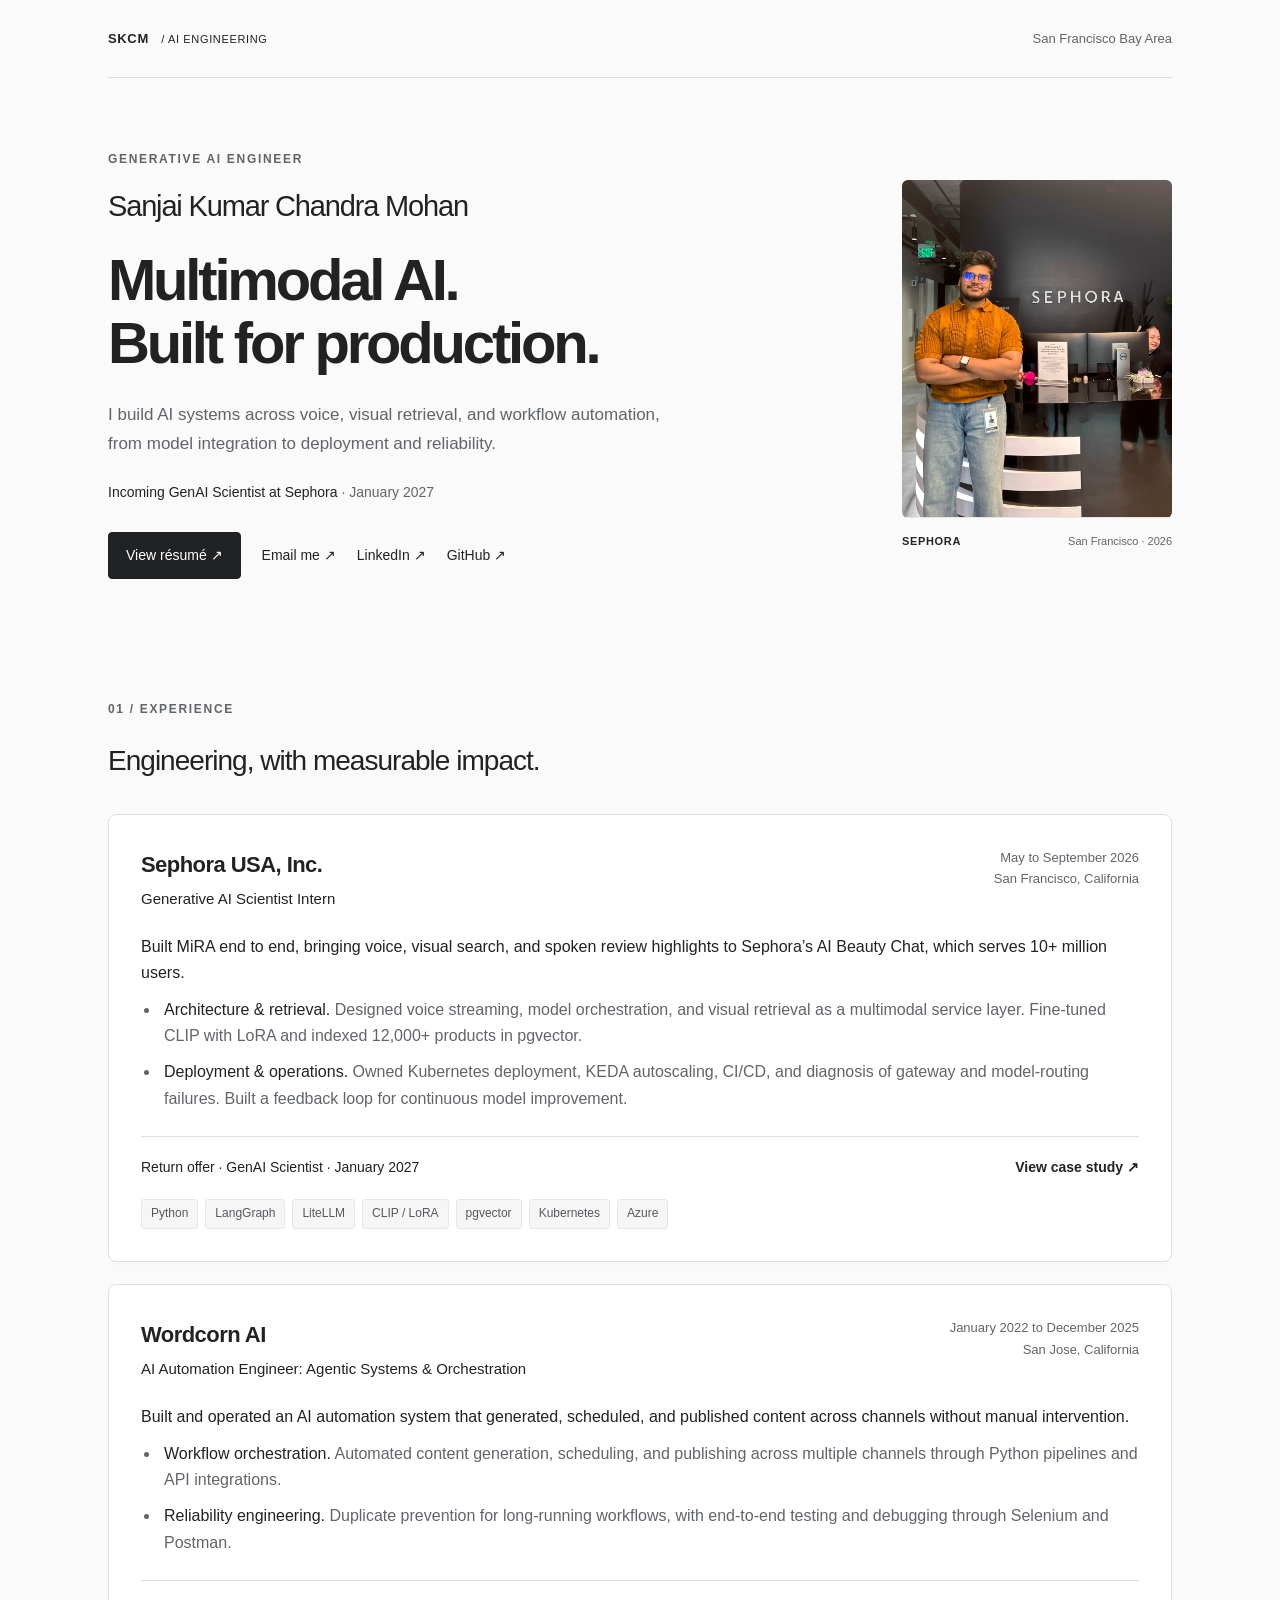
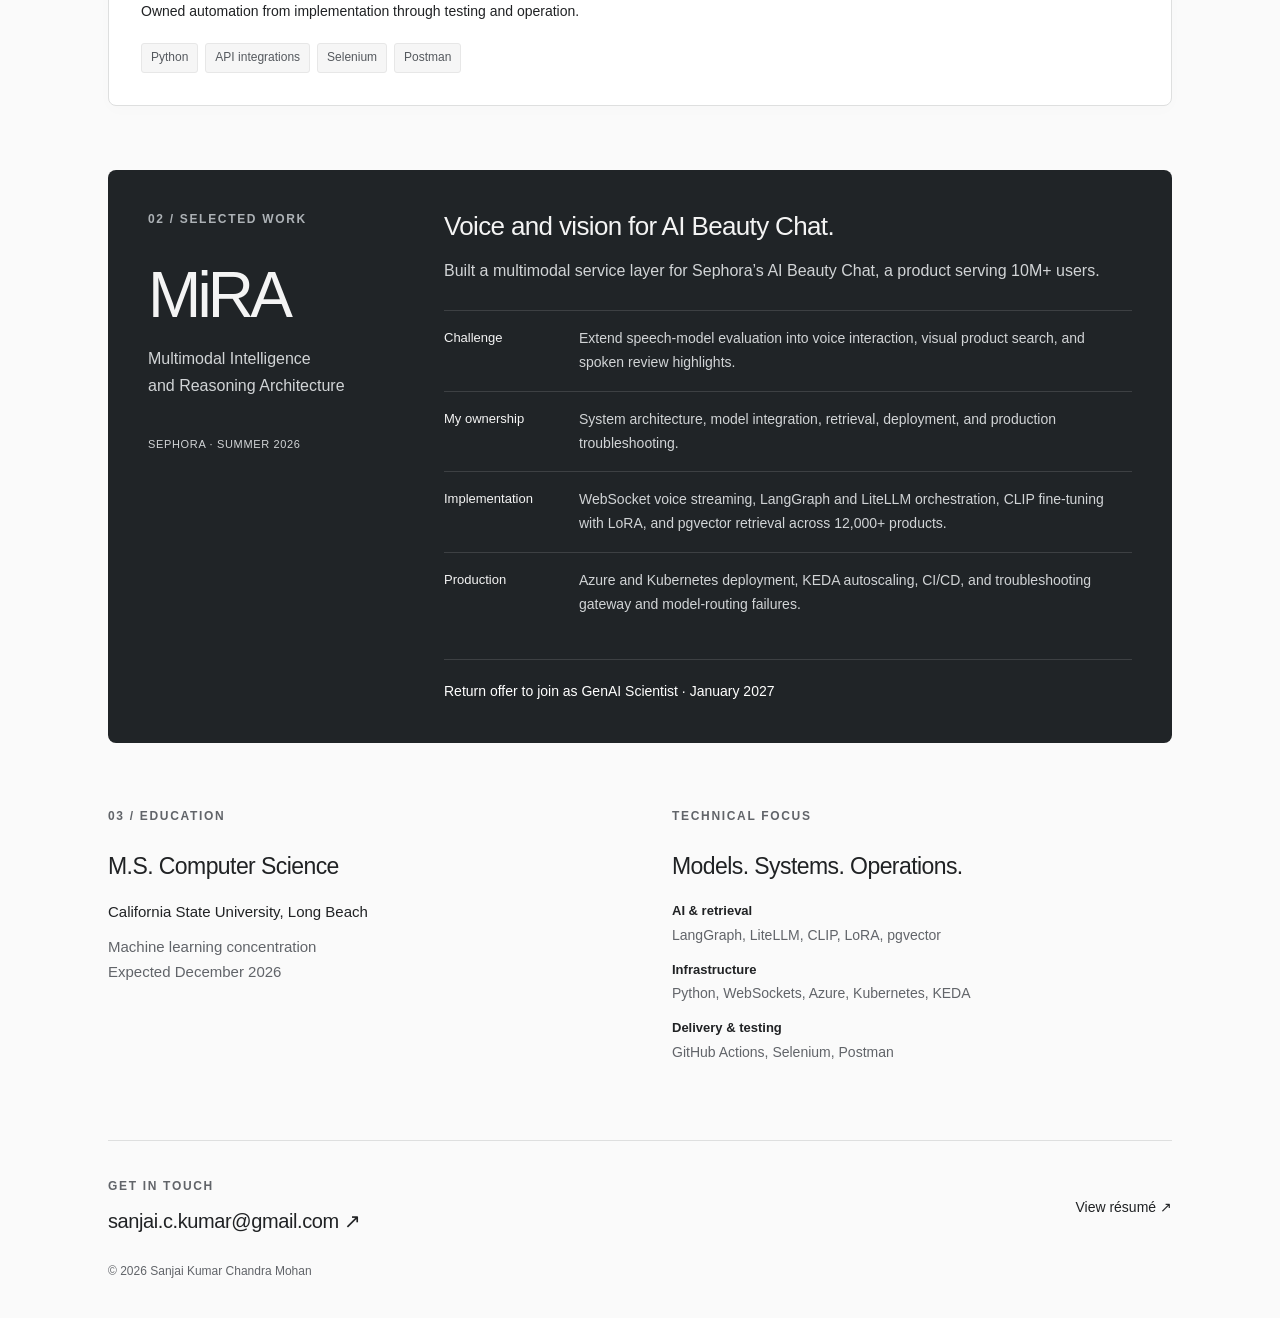
<file: index.html>
<!DOCTYPE html><html lang="en"><head><meta charSet="utf-8"/><meta name="viewport" content="width=device-width, initial-scale=1"/><link rel="preload" href="/images/sanjai-at-sephora.jpg" as="image"/><link rel="stylesheet" href="/_next/static/css/index.Dyk_GFQS.css" data-rsc-css-href="/_next/static/css/index.Dyk_GFQS.css" data-precedence="vite-rsc/importer-resources"/><link rel="modulepreload" fetchPriority="low" href="/_next/static/chunks/index-KjYwYpnb.js"/><script src="/_next/static/chunks/rolldown-runtime-C60lm6uB.js" type="module" async=""></script><script src="/_next/static/chunks/framework-D_rUT4EX.js" type="module" async=""></script><link rel="modulepreload" href="/_next/static/chunks/layout-segment-context-8yMjkL10.js" crossorigin=""/><title>Sanjai Kumar Chandra Mohan</title><meta name="description" content="Sanjai Kumar Chandra Mohan: GenAI engineer, creator of MiRA at Sephora, and M.S. Computer Science student at CSULB."/><meta property="og:title" content="Sanjai Kumar Chandra Mohan | Generative AI Engineer"/><meta property="og:description" content="Sanjai Kumar Chandra Mohan: GenAI engineer, creator of MiRA at Sephora, and M.S. Computer Science student at CSULB."/><meta property="og:type" content="website"/><meta name="twitter:card" content="summary"/><meta name="twitter:title" content="Sanjai Kumar Chandra Mohan | Generative AI Engineer"/><meta name="twitter:description" content="Sanjai Kumar Chandra Mohan: GenAI engineer, creator of MiRA at Sephora, and M.S. Computer Science student at CSULB."/><link rel="icon" href="/favicon.svg"/><script>Object.assign(((self[Symbol.for("vinext.navigationRuntime")]??={bootstrap:{routeManifest:null},functions:{}}).bootstrap.rsc??={rsc:[]}),{params:{},nav:{"pathname":"/","searchParams":[]}})</script><link rel="modulepreload" href="/_next/static/chunks/index-KjYwYpnb.js" />
</head><body><div class="page"><a class="skip" href="#experience">Skip to experience</a><header><a href="#top">SKCM <span>/ AI ENGINEERING</span></a><span>San Francisco Bay Area</span></header><main id="top"><section class="hero"><div class="hero-copy"><p class="eyebrow">GENERATIVE AI ENGINEER</p><h1>Sanjai Kumar Chandra Mohan</h1><h2>Multimodal AI.<br/>Built for production.</h2><p class="summary">I build AI systems across voice, visual retrieval, and workflow automation, from model integration to deployment and reliability.</p><p class="next">Incoming GenAI Scientist at Sephora <span>· January 2027</span></p><nav aria-label="Contact"><a class="primary" href="/resume-sanjai-kumar.pdf">View résumé ↗</a><a href="mailto:sanjai.c.kumar@gmail.com">Email me ↗</a><a href="https://www.linkedin.com/in/sanjai-kumar-us/">LinkedIn ↗</a><a href="https://github.com/sanjaikumarcm">GitHub ↗</a></nav></div><figure><div class="portrait"><img src="/images/sanjai-at-sephora.jpg" alt="Standing at the Sephora office with the Sephora wordmark visible behind me" width="1200" height="1600"/></div><figcaption>SEPHORA <span>San Francisco · 2026</span></figcaption></figure></section><section id="experience" class="section"><p class="eyebrow">01 / EXPERIENCE</p><h2>Engineering, with measurable impact.</h2><div class="jobs"><article><div class="job-heading"><div><h3>Sephora USA, Inc.</h3><p>Generative AI Scientist Intern</p></div><p class="date">May to September 2026<br/>San Francisco, California</p></div><p>Built MiRA end to end, bringing voice, visual search, and spoken review highlights to Sephora’s AI Beauty Chat, which serves 10+ million users.</p><ul class="contributions"><li><strong>Architecture &amp; retrieval<!-- -->.</strong> <!-- -->Designed voice streaming, model orchestration, and visual retrieval as a multimodal service layer. Fine-tuned CLIP with LoRA and indexed 12,000+ products in pgvector.</li><li><strong>Deployment &amp; operations<!-- -->.</strong> <!-- -->Owned Kubernetes deployment, KEDA autoscaling, CI/CD, and diagnosis of gateway and model-routing failures. Built a feedback loop for continuous model improvement.</li></ul><div class="outcome"><span>Return offer · GenAI Scientist · January 2027</span><a href="#mira">View case study ↗</a></div><ul class="stack"><li>Python</li><li>LangGraph</li><li>LiteLLM</li><li>CLIP / LoRA</li><li>pgvector</li><li>Kubernetes</li><li>Azure</li></ul></article><article><div class="job-heading"><div><h3>Wordcorn AI</h3><p>AI Automation Engineer: Agentic Systems &amp; Orchestration</p></div><p class="date">January 2022 to December 2025<br/>San Jose, California</p></div><p>Built and operated an AI automation system that generated, scheduled, and published content across channels without manual intervention.</p><ul class="contributions"><li><strong>Workflow orchestration<!-- -->.</strong> <!-- -->Automated content generation, scheduling, and publishing across multiple channels through Python pipelines and API integrations.</li><li><strong>Reliability engineering<!-- -->.</strong> <!-- -->Duplicate prevention for long-running workflows, with end-to-end testing and debugging through Selenium and Postman.</li></ul><div class="outcome"><span>Owned automation from implementation through testing and operation.</span></div><ul class="stack"><li>Python</li><li>API integrations</li><li>Selenium</li><li>Postman</li></ul></article></div></section><section id="mira" class="case"><div><p class="eyebrow">02 / SELECTED WORK</p><h2>MiRA</h2><p>Multimodal Intelligence<br/>and Reasoning Architecture</p><p class="case-label">SEPHORA · SUMMER 2026</p></div><div><h3>Voice and vision for AI Beauty Chat.</h3><p>Built a multimodal service layer for Sephora’s AI Beauty Chat, a product serving 10M+ users.</p><dl><div><dt>Challenge</dt><dd>Extend speech-model evaluation into voice interaction, visual product search, and spoken review highlights.</dd></div><div><dt>My ownership</dt><dd>System architecture, model integration, retrieval, deployment, and production troubleshooting.</dd></div><div><dt>Implementation</dt><dd>WebSocket voice streaming, LangGraph and LiteLLM orchestration, CLIP fine-tuning with LoRA, and pgvector retrieval across 12,000+ products.</dd></div><div><dt>Production</dt><dd>Azure and Kubernetes deployment, KEDA autoscaling, CI/CD, and troubleshooting gateway and model-routing failures.</dd></div></dl><p class="case-outcome">Return offer to join as GenAI Scientist · January 2027</p></div></section><section class="section credentials"><div><p class="eyebrow">03 / EDUCATION</p><h2>M.S. Computer Science</h2><p>California State University, Long Beach</p><p class="muted">Machine learning concentration<br/>Expected December 2026</p></div><div><p class="eyebrow">TECHNICAL FOCUS</p><h2>Models. Systems. Operations.</h2><dl><div><dt>AI &amp; retrieval</dt><dd>LangGraph, LiteLLM, CLIP, LoRA, pgvector</dd></div><div><dt>Infrastructure</dt><dd>Python, WebSockets, Azure, Kubernetes, KEDA</dd></div><div><dt>Delivery &amp; testing</dt><dd>GitHub Actions, Selenium, Postman</dd></div></dl></div></section></main><footer><div><p class="eyebrow">GET IN TOUCH</p><a class="email" href="mailto:sanjai.c.kumar@gmail.com">sanjai.c.kumar@gmail.com ↗</a></div><a href="/resume-sanjai-kumar.pdf">View résumé ↗</a><small>© 2026 Sanjai Kumar Chandra Mohan</small></footer></div><script type="module" src="/_next/static/chunks/index-KjYwYpnb.js" id="_R_" async=""></script><script>((self[Symbol.for("vinext.navigationRuntime")]??={bootstrap:{routeManifest:null},functions:{}}).bootstrap.rsc??={rsc:[]}).rsc.push("0:{\"page:/\":\"$L1\",\"layout:/\":\"$L2\",\"route:/\":\"$L3\",\"__route\":\"route:/\",\"__interceptionContext\":null,\"__layoutIds\":[\"layout:/\"],\"__rootLayout\":\"/\",\"__bfcacheSegmentIdentities\":{\"layout:/\":\"[\\\"layout\\\",\\\"layout:/\\\",\\\"root-boundary:/\\\",\\\"\\\"]\",\"page:/\":\"[\\\"page\\\",\\\"page:/\\\",\\\"root-boundary:/\\\",\\\"\\\"]\"},\"__srcPage\":[\"page\"],\"__layoutFlags\":{\"layout:/\":\"s\"},\"__artifactCompatibility\":{\"schemaVersion\":1,\"graphVersion\":\"app-route-graph:1177fd80f83fa7b0\",\"deploymentVersion\":\"4d110df6-f00b-4e1d-9114-c7795e50b79d\",\"appElementsSchemaVersion\":1,\"rscPayloadSchemaVersion\":1,\"rootBoundaryId\":\"/\",\"renderEpoch\":null}}\n")</script><script>((self[Symbol.for("vinext.navigationRuntime")]??={bootstrap:{routeManifest:null},functions:{}}).bootstrap.rsc??={rsc:[]}).rsc.push("4:I[\"8c0f216c4604\",[],\"Children\",1]\n")</script><script>((self[Symbol.for("vinext.navigationRuntime")]??={bootstrap:{routeManifest:null},functions:{}}).bootstrap.rsc??={rsc:[]}).rsc.push("5:I[\"593f344dc510\",[],\"GlobalErrorBoundary\",1]\n")</script><script>((self[Symbol.for("vinext.navigationRuntime")]??={bootstrap:{routeManifest:null},functions:{}}).bootstrap.rsc??={rsc:[]}).rsc.push("6:I[\"0b874ad30386\",[],\"default\",1]\n")</script><script>((self[Symbol.for("vinext.navigationRuntime")]??={bootstrap:{routeManifest:null},functions:{}}).bootstrap.rsc??={rsc:[]}).rsc.push("7:I[\"593f344dc510\",[],\"ErrorBoundary\",1]\n")</script><script>((self[Symbol.for("vinext.navigationRuntime")]??={bootstrap:{routeManifest:null},functions:{}}).bootstrap.rsc??={rsc:[]}).rsc.push("8:I[\"15c18cfaeeff\",[],\"LayoutSegmentProvider\",1]\n")</script><script>((self[Symbol.for("vinext.navigationRuntime")]??={bootstrap:{routeManifest:null},functions:{}}).bootstrap.rsc??={rsc:[]}).rsc.push("9:I[\"8c0f216c4604\",[],\"Slot\",1]\n")</script><script>((self[Symbol.for("vinext.navigationRuntime")]??={bootstrap:{routeManifest:null},functions:{}}).bootstrap.rsc??={rsc:[]}).rsc.push("a:I[\"593f344dc510\",[],\"NotFoundBoundary\",1]\n")</script><script>((self[Symbol.for("vinext.navigationRuntime")]??={bootstrap:{routeManifest:null},functions:{}}).bootstrap.rsc??={rsc:[]}).rsc.push("b:I[\"9276801271d6\",[],\"AppRouterScrollTarget\",1]\n")</script><script>((self[Symbol.for("vinext.navigationRuntime")]??={bootstrap:{routeManifest:null},functions:{}}).bootstrap.rsc??={rsc:[]}).rsc.push("c:I[\"593f344dc510\",[],\"RedirectBoundary\",1]\n")</script><script>((self[Symbol.for("vinext.navigationRuntime")]??={bootstrap:{routeManifest:null},functions:{}}).bootstrap.rsc??={rsc:[]}).rsc.push(":HL[\"/_next/static/css/index.Dyk_GFQS.css\",\"style\"     ]\n")</script><script>((self[Symbol.for("vinext.navigationRuntime")]??={bootstrap:{routeManifest:null},functions:{}}).bootstrap.rsc??={rsc:[]}).rsc.push("2:[[[\"$\",\"link\",\"css:/_next/static/css/index.Dyk_GFQS.css\",{\"rel\":\"stylesheet\",\"precedence\":\"vite-rsc/importer-resources\",\"href\":\"/_next/static/css/index.Dyk_GFQS.css\",\"data-rsc-css-href\":\"/_next/static/css/index.Dyk_GFQS.css\"}],\"$undefined\"],[\"$\",\"html\",null,{\"lang\":\"en\",\"children\":[\"$\",\"body\",null,{\"children\":[\"$\",\"$L4\",null,{}]}]}]]\n")</script><script>((self[Symbol.for("vinext.navigationRuntime")]??={bootstrap:{routeManifest:null},functions:{}}).bootstrap.rsc??={rsc:[]}).rsc.push("3:[[[\"$\",\"meta\",null,{\"charSet\":\"utf-8\"}],[[\"$\",\"title\",\"0\",{\"children\":\"Sanjai Kumar Chandra Mohan\"}],[\"$\",\"meta\",\"1\",{\"name\":\"description\",\"content\":\"Sanjai Kumar Chandra Mohan: GenAI engineer, creator of MiRA at Sephora, and M.S. Computer Science student at CSULB.\"}],[\"$\",\"meta\",\"2\",{\"property\":\"og:title\",\"content\":\"Sanjai Kumar Chandra Mohan | Generative AI Engineer\"}],[\"$\",\"meta\",\"3\",{\"property\":\"og:description\",\"content\":\"Sanjai Kumar Chandra Mohan: GenAI engineer, creator of MiRA at Sephora, and M.S. Computer Science student at CSULB.\"}],[\"$\",\"meta\",\"4\",{\"property\":\"og:type\",\"content\":\"website\"}],[\"$\",\"meta\",\"5\",{\"name\":\"twitter:card\",\"content\":\"summary\"}],[\"$\",\"meta\",\"6\",{\"name\":\"twitter:title\",\"content\":\"Sanjai Kumar Chandra Mohan | Generative AI Engineer\"}],[\"$\",\"meta\",\"7\",{\"name\":\"twitter:description\",\"content\":\"Sanjai Kumar Chandra Mohan: GenAI engineer, creator of MiRA at Sephora, and M.S. Computer Science student at CSULB.\"}],[\"$\",\"link\",\"8\",{\"data-vinext-streamed-icon\":\"$undefined\",\"rel\":\"icon\",\"href\":\"/favicon.svg\",\"type\":\"$undefined\",\"sizes\":\"$undefined\",\"color\":\"$undefined\",\"media\":\"$undefined\",\"fetchPriority\":\"$undefined\"}]],[[\"$\",\"meta\",\"0\",{\"name\":\"viewport\",\"content\":\"width=device-width, initial-scale=1\"}]]],[\"$\",\"$L5\",null,{\"fallback\":\"$6\",\"children\":[\"$\",\"$L7\",null,{\"fallback\":\"$6\",\"children\":[\"$\",\"$L8\",null,{\"providerId\":\"layout:/\",\"segmentMap\":{\"children\":[]},\"children\":[\"$\",\"$L9\",null,{\"id\":\"layout:/\",\"parallelSlots\":\"$undefined\",\"children\":[\"$\",\"$La\",null,{\"resetKey\":\"\",\"fallback\":[[\"$\",\"title\",null,{\"children\":\"404: This page could not be found.\"}],[\"$\",\"div\",null,{\"style\":{\"fontFamily\":\"system-ui,\\\"Segoe UI\\\",Roboto,Helvetica,Arial,sans-serif,\\\"Apple Color Emoji\\\",\\\"Segoe UI Emoji\\\"\",\"height\":\"100vh\",\"textAlign\":\"center\",\"display\":\"flex\",\"flexDirection\":\"column\",\"alignItems\":\"center\",\"justifyContent\":\"center\"},\"children\":[\"$\",\"div\",null,{\"children\":[[\"$\",\"style\",null,{\"dangerouslySetInnerHTML\":{\"__html\":\"body{color:#000;background:#fff;margin:0}.next-error-h1{border-right:1px solid rgba(0,0,0,.3)}@media (prefers-color-scheme:dark){body{color:#fff;background:#000}.next-error-h1{border-right:1px solid rgba(255,255,255,.3)}}\"}}],[\"$\",\"h1\",null,{\"className\":\"next-error-h1\",\"style\":{\"display\":\"inline-block\",\"margin\":\"0 20px 0 0\",\"padding\":\"0 23px 0 0\",\"fontSize\":24,\"fontWeight\":500,\"verticalAlign\":\"top\",\"lineHeight\":\"49px\"},\"children\":404}],[\"$\",\"div\",null,{\"style\":{\"display\":\"inline-block\"},\"children\":[\"$\",\"h2\",null,{\"style\":{\"fontSize\":14,\"fontWeight\":400,\"lineHeight\":\"49px\",\"margin\":0},\"children\":\"This page could not be found.\"}]}]]}]}]],\"children\":[\"$\",\"$Lb\",null,{\"children\":[\"$\",\"$Lc\",null,{\"children\":[[\"$\",\"$L8\",null,{\"providerId\":\"page:/\",\"segmentMap\":{\"children\":[\"__PAGE__\"]},\"children\":[\"$\",\"$L9\",null,{\"id\":\"page:/\"}]}],null]}]}]}]}]}]}]}],null,null]\n")</script><script>((self[Symbol.for("vinext.navigationRuntime")]??={bootstrap:{routeManifest:null},functions:{}}).bootstrap.rsc??={rsc:[]}).rsc.push(":HL[\"/images/sanjai-at-sephora.jpg\",\"image\"]\n")</script><script>((self[Symbol.for("vinext.navigationRuntime")]??={bootstrap:{routeManifest:null},functions:{}}).bootstrap.rsc??={rsc:[]}).rsc.push("1:[\"$\",\"div\",null,{\"className\":\"page\",\"children\":[[\"$\",\"a\",null,{\"className\":\"skip\",\"href\":\"#experience\",\"children\":\"Skip to experience\"}],[\"$\",\"header\",null,{\"children\":[[\"$\",\"a\",null,{\"href\":\"#top\",\"children\":[\"SKCM \",[\"$\",\"span\",null,{\"children\":\"/ AI ENGINEERING\"}]]}],[\"$\",\"span\",null,{\"children\":\"San Francisco Bay Area\"}]]}],[\"$\",\"main\",null,{\"id\":\"top\",\"children\":[[\"$\",\"section\",null,{\"className\":\"hero\",\"children\":[[\"$\",\"div\",null,{\"className\":\"hero-copy\",\"children\":[[\"$\",\"p\",null,{\"className\":\"eyebrow\",\"children\":\"GENERATIVE AI ENGINEER\"}],[\"$\",\"h1\",null,{\"children\":\"Sanjai Kumar Chandra Mohan\"}],[\"$\",\"h2\",null,{\"children\":[\"Multimodal AI.\",[\"$\",\"br\",null,{}],\"Built for production.\"]}],[\"$\",\"p\",null,{\"className\":\"summary\",\"children\":\"I build AI systems across voice, visual retrieval, and workflow automation, from model integration to deployment and reliability.\"}],[\"$\",\"p\",null,{\"className\":\"next\",\"children\":[\"Incoming GenAI Scientist at Sephora \",[\"$\",\"span\",null,{\"children\":\"· January 2027\"}]]}],[\"$\",\"nav\",null,{\"aria-label\":\"Contact\",\"children\":[[\"$\",\"a\",null,{\"className\":\"primary\",\"href\":\"/resume-sanjai-kumar.pdf\",\"children\":\"View résumé ↗\"}],[\"$\",\"a\",null,{\"href\":\"mailto:sanjai.c.kumar@gmail.com\",\"children\":\"Email me ↗\"}],[\"$\",\"a\",null,{\"href\":\"https://www.linkedin.com/in/sanjai-kumar-us/\",\"children\":\"LinkedIn ↗\"}],[\"$\",\"a\",null,{\"href\":\"https://github.com/sanjaikumarcm\",\"children\":\"GitHub ↗\"}]]}]]}],[\"$\",\"figure\",null,{\"children\":[[\"$\",\"div\",null,{\"className\":\"portrait\",\"children\":[\"$\",\"img\",null,{\"src\":\"/images/sanjai-at-sephora.jpg\",\"alt\":\"Standing at the Sephora office with the Sephora wordmark visible behind me\",\"width\":1200,\"height\":1600}]}],[\"$\",\"figcaption\",null,{\"children\":[\"SEPHORA \",[\"$\",\"span\",null,{\"children\":\"San Francisco · 2026\"}]]}]]}]]}],[\"$\",\"section\",null,{\"id\":\"experience\",\"className\":\"section\",\"children\":[[\"$\",\"p\",null,{\"className\":\"eyebrow\",\"children\":\"01 / EXPERIENCE\"}],[\"$\",\"h2\",null,{\"children\":\"Engineering, with measurable impact.\"}],[\"$\",\"div\",null,{\"className\":\"jobs\",\"children\":[[\"$\",\"article\",\"Sephora USA, Inc.\",{\"children\":[[\"$\",\"div\",null,{\"className\":\"job-heading\",\"children\":[[\"$\",\"div\",null,{\"children\":[[\"$\",\"h3\",null,{\"children\":\"Sephora USA, Inc.\"}],[\"$\",\"p\",null,{\"children\":\"Generative AI Scientist Intern\"}]]}],[\"$\",\"p\",null,{\"className\":\"date\",\"children\":[\"May to September 2026\",[\"$\",\"br\",null,{}],\"San Francisco, California\"]}]]}],[\"$\",\"p\",null,{\"children\":\"Built MiRA end to end, bringing voice, visual search, and spoken review highlights to Sephora’s AI Beauty Chat, which serves 10+ million users.\"}],[\"$\",\"ul\",null,{\"className\":\"contributions\",\"children\":[[\"$\",\"li\",\"Architecture & retrieval\",{\"children\":[[\"$\",\"strong\",null,{\"children\":[\"Architecture & retrieval\",\".\"]}],\" \",\"Designed voice streaming, model orchestration, and visual retrieval as a multimodal service layer. Fine-tuned CLIP with LoRA and indexed 12,000+ products in pgvector.\"]}],[\"$\",\"li\",\"Deployment & operations\",{\"children\":[[\"$\",\"strong\",null,{\"children\":[\"Deployment & operations\",\".\"]}],\" \",\"Owned Kubernetes deployment, KEDA autoscaling, CI/CD, and diagnosis of gateway and model-routing failures. Built a feedback loop for continuous model improvement.\"]}]]}],[\"$\",\"div\",null,{\"className\":\"outcome\",\"children\":[[\"$\",\"span\",null,{\"children\":\"Return offer · GenAI Scientist · January 2027\"}],[\"$\",\"a\",null,{\"href\":\"#mira\",\"children\":\"View case study ↗\"}]]}],[\"$\",\"ul\",null,{\"className\":\"stack\",\"children\":[[\"$\",\"li\",\"Python\",{\"children\":\"Python\"}],[\"$\",\"li\",\"LangGraph\",{\"children\":\"LangGraph\"}],[\"$\",\"li\",\"LiteLLM\",{\"children\":\"LiteLLM\"}],[\"$\",\"li\",\"CLIP / LoRA\",{\"children\":\"CLIP / LoRA\"}],[\"$\",\"li\",\"pgvector\",{\"children\":\"pgvector\"}],[\"$\",\"li\",\"Kubernetes\",{\"children\":\"Kubernetes\"}],[\"$\",\"li\",\"Azure\",{\"children\":\"Azure\"}]]}]]}],[\"$\",\"article\",\"Wordcorn AI\",{\"children\":[[\"$\",\"div\",null,{\"className\":\"job-heading\",\"children\":[[\"$\",\"div\",null,{\"children\":[[\"$\",\"h3\",null,{\"children\":\"Wordcorn AI\"}],[\"$\",\"p\",null,{\"children\":\"AI Automation Engineer: Agentic Systems & Orchestration\"}]]}],\"$Ld\"]}],\"$Le\",\"$Lf\",\"$L10\",\"$L11\"]}]]}]]}],\"$L12\",\"$L13\"]}],\"$L14\"]}]\n")</script><script>((self[Symbol.for("vinext.navigationRuntime")]??={bootstrap:{routeManifest:null},functions:{}}).bootstrap.rsc??={rsc:[]}).rsc.push("d:[\"$\",\"p\",null,{\"className\":\"date\",\"children\":[\"January 2022 to December 2025\",[\"$\",\"br\",null,{}],\"San Jose, California\"]}]\n")</script><script>((self[Symbol.for("vinext.navigationRuntime")]??={bootstrap:{routeManifest:null},functions:{}}).bootstrap.rsc??={rsc:[]}).rsc.push("e:[\"$\",\"p\",null,{\"children\":\"Built and operated an AI automation system that generated, scheduled, and published content across channels without manual intervention.\"}]\n")</script><script>((self[Symbol.for("vinext.navigationRuntime")]??={bootstrap:{routeManifest:null},functions:{}}).bootstrap.rsc??={rsc:[]}).rsc.push("f:[\"$\",\"ul\",null,{\"className\":\"contributions\",\"children\":[[\"$\",\"li\",\"Workflow orchestration\",{\"children\":[[\"$\",\"strong\",null,{\"children\":[\"Workflow orchestration\",\".\"]}],\" \",\"Automated content generation, scheduling, and publishing across multiple channels through Python pipelines and API integrations.\"]}],[\"$\",\"li\",\"Reliability engineering\",{\"children\":[[\"$\",\"strong\",null,{\"children\":[\"Reliability engineering\",\".\"]}],\" \",\"Duplicate prevention for long-running workflows, with end-to-end testing and debugging through Selenium and Postman.\"]}]]}]\n")</script><script>((self[Symbol.for("vinext.navigationRuntime")]??={bootstrap:{routeManifest:null},functions:{}}).bootstrap.rsc??={rsc:[]}).rsc.push("10:[\"$\",\"div\",null,{\"className\":\"outcome\",\"children\":[[\"$\",\"span\",null,{\"children\":\"Owned automation from implementation through testing and operation.\"}],null]}]\n")</script><script>((self[Symbol.for("vinext.navigationRuntime")]??={bootstrap:{routeManifest:null},functions:{}}).bootstrap.rsc??={rsc:[]}).rsc.push("11:[\"$\",\"ul\",null,{\"className\":\"stack\",\"children\":[[\"$\",\"li\",\"Python\",{\"children\":\"Python\"}],[\"$\",\"li\",\"API integrations\",{\"children\":\"API integrations\"}],[\"$\",\"li\",\"Selenium\",{\"children\":\"Selenium\"}],[\"$\",\"li\",\"Postman\",{\"children\":\"Postman\"}]]}]\n")</script><script>((self[Symbol.for("vinext.navigationRuntime")]??={bootstrap:{routeManifest:null},functions:{}}).bootstrap.rsc??={rsc:[]}).rsc.push("12:[\"$\",\"section\",null,{\"id\":\"mira\",\"className\":\"case\",\"children\":[[\"$\",\"div\",null,{\"children\":[[\"$\",\"p\",null,{\"className\":\"eyebrow\",\"children\":\"02 / SELECTED WORK\"}],[\"$\",\"h2\",null,{\"children\":\"MiRA\"}],[\"$\",\"p\",null,{\"children\":[\"Multimodal Intelligence\",[\"$\",\"br\",null,{}],\"and Reasoning Architecture\"]}],[\"$\",\"p\",null,{\"className\":\"case-label\",\"children\":\"SEPHORA · SUMMER 2026\"}]]}],[\"$\",\"div\",null,{\"children\":[[\"$\",\"h3\",null,{\"children\":\"Voice and vision for AI Beauty Chat.\"}],[\"$\",\"p\",null,{\"children\":\"Built a multimodal service layer for Sephora’s AI Beauty Chat, a product serving 10M+ users.\"}],[\"$\",\"dl\",null,{\"children\":[[\"$\",\"div\",null,{\"children\":[[\"$\",\"dt\",null,{\"children\":\"Challenge\"}],[\"$\",\"dd\",null,{\"children\":\"Extend speech-model evaluation into voice interaction, visual product search, and spoken review highlights.\"}]]}],[\"$\",\"div\",null,{\"children\":[[\"$\",\"dt\",null,{\"children\":\"My ownership\"}],[\"$\",\"dd\",null,{\"children\":\"System architecture, model integration, retrieval, deployment, and production troubleshooting.\"}]]}],[\"$\",\"div\",null,{\"children\":[[\"$\",\"dt\",null,{\"children\":\"Implementation\"}],[\"$\",\"dd\",null,{\"children\":\"WebSocket voice streaming, LangGraph and LiteLLM orchestration, CLIP fine-tuning with LoRA, and pgvector retrieval across 12,000+ products.\"}]]}],[\"$\",\"div\",null,{\"children\":[[\"$\",\"dt\",null,{\"children\":\"Production\"}],[\"$\",\"dd\",null,{\"children\":\"Azure and Kubernetes deployment, KEDA autoscaling, CI/CD, and troubleshooting gateway and model-routing failures.\"}]]}]]}],[\"$\",\"p\",null,{\"className\":\"case-outcome\",\"children\":\"Return offer to join as GenAI Scientist · January 2027\"}]]}]]}]\n")</script><script>((self[Symbol.for("vinext.navigationRuntime")]??={bootstrap:{routeManifest:null},functions:{}}).bootstrap.rsc??={rsc:[]}).rsc.push("13:[\"$\",\"section\",null,{\"className\":\"section credentials\",\"children\":[[\"$\",\"div\",null,{\"children\":[[\"$\",\"p\",null,{\"className\":\"eyebrow\",\"children\":\"03 / EDUCATION\"}],[\"$\",\"h2\",null,{\"children\":\"M.S. Computer Science\"}],[\"$\",\"p\",null,{\"children\":\"California State University, Long Beach\"}],[\"$\",\"p\",null,{\"className\":\"muted\",\"children\":[\"Machine learning concentration\",[\"$\",\"br\",null,{}],\"Expected December 2026\"]}]]}],[\"$\",\"div\",null,{\"children\":[[\"$\",\"p\",null,{\"className\":\"eyebrow\",\"children\":\"TECHNICAL FOCUS\"}],[\"$\",\"h2\",null,{\"children\":\"Models. Systems. Operations.\"}],[\"$\",\"dl\",null,{\"children\":[[\"$\",\"div\",null,{\"children\":[[\"$\",\"dt\",null,{\"children\":\"AI & retrieval\"}],[\"$\",\"dd\",null,{\"children\":\"LangGraph, LiteLLM, CLIP, LoRA, pgvector\"}]]}],[\"$\",\"div\",null,{\"children\":[[\"$\",\"dt\",null,{\"children\":\"Infrastructure\"}],[\"$\",\"dd\",null,{\"children\":\"Python, WebSockets, Azure, Kubernetes, KEDA\"}]]}],[\"$\",\"div\",null,{\"children\":[[\"$\",\"dt\",null,{\"children\":\"Delivery & testing\"}],[\"$\",\"dd\",null,{\"children\":\"GitHub Actions, Selenium, Postman\"}]]}]]}]]}]]}]\n")</script><script>((self[Symbol.for("vinext.navigationRuntime")]??={bootstrap:{routeManifest:null},functions:{}}).bootstrap.rsc??={rsc:[]}).rsc.push("14:[\"$\",\"footer\",null,{\"children\":[[\"$\",\"div\",null,{\"children\":[[\"$\",\"p\",null,{\"className\":\"eyebrow\",\"children\":\"GET IN TOUCH\"}],[\"$\",\"a\",null,{\"className\":\"email\",\"href\":\"mailto:sanjai.c.kumar@gmail.com\",\"children\":\"sanjai.c.kumar@gmail.com ↗\"}]]}],[\"$\",\"a\",null,{\"href\":\"/resume-sanjai-kumar.pdf\",\"children\":\"View résumé ↗\"}],[\"$\",\"small\",null,{\"children\":\"© 2026 Sanjai Kumar Chandra Mohan\"}]]}]\n")</script><script>Object.assign(((self[Symbol.for("vinext.navigationRuntime")]??={bootstrap:{routeManifest:null},functions:{}}).bootstrap.rsc??={rsc:[]}),{"initialCacheKind":"static"});((self[Symbol.for("vinext.navigationRuntime")]??={bootstrap:{routeManifest:null},functions:{}}).bootstrap.rsc??={rsc:[]}).done=true</script></body></html>
</file>
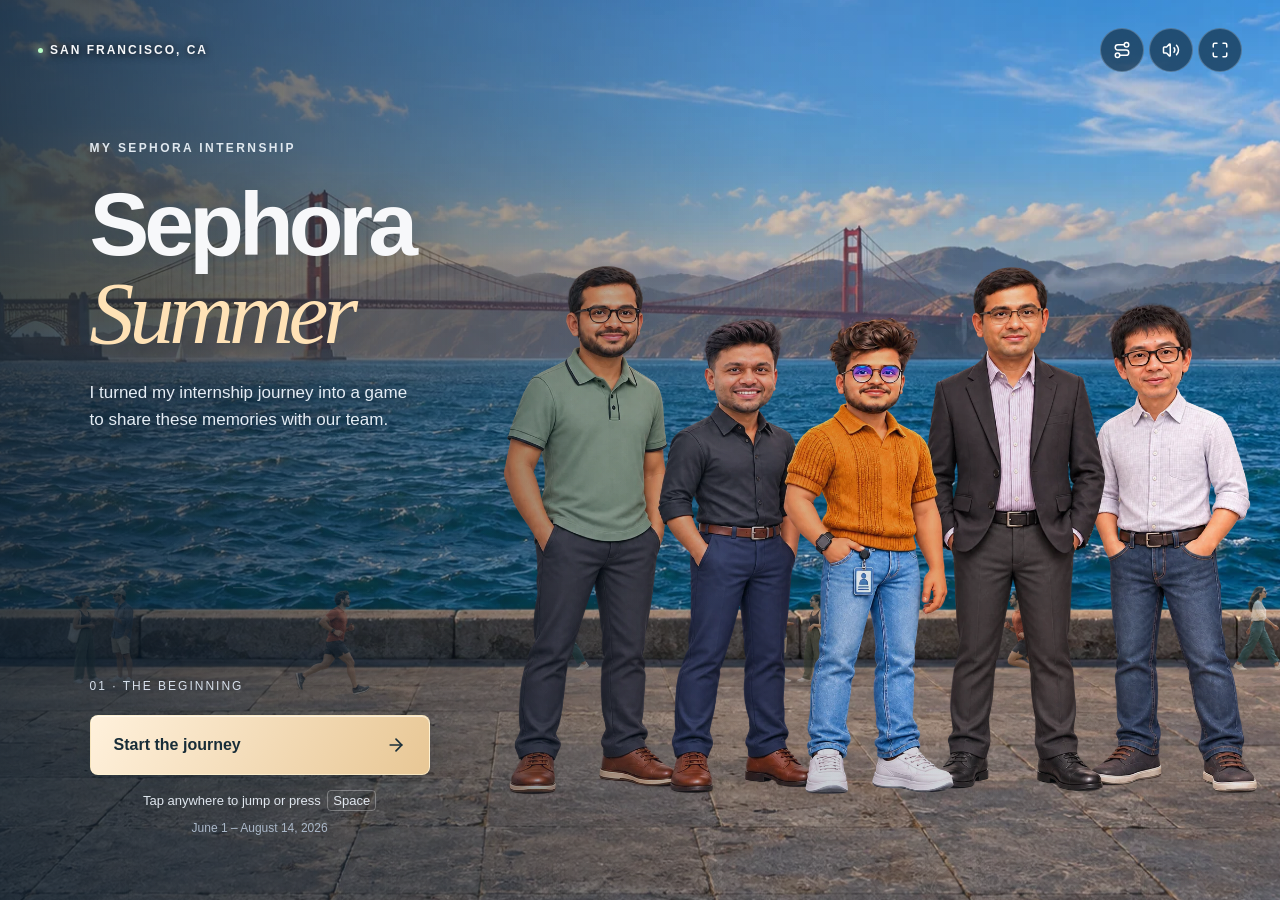
<file: summer-game/index.html>
<!doctype html>
<html lang="en">
  <head>
    <meta charset="UTF-8" />
    <meta name="viewport" content="width=device-width, initial-scale=1, viewport-fit=cover" />
    <meta name="theme-color" content="#081320" />
    <meta name="description" content="My Sephora summer internship journey, as a game." />
    <title>My Sephora Summer | Sanjai</title>
    <script type="module" crossorigin src="/summer-game/_assets/index-Dhfk6_qK.js"></script>
    <link rel="stylesheet" crossorigin href="/summer-game/_assets/index-D6ruwdI5.css">
  </head>
  <body>
    <div id="root"></div>
    <script src="/summer-game/_assets/music-autoplay.js"></script>
  </body>
</html>
</file>
